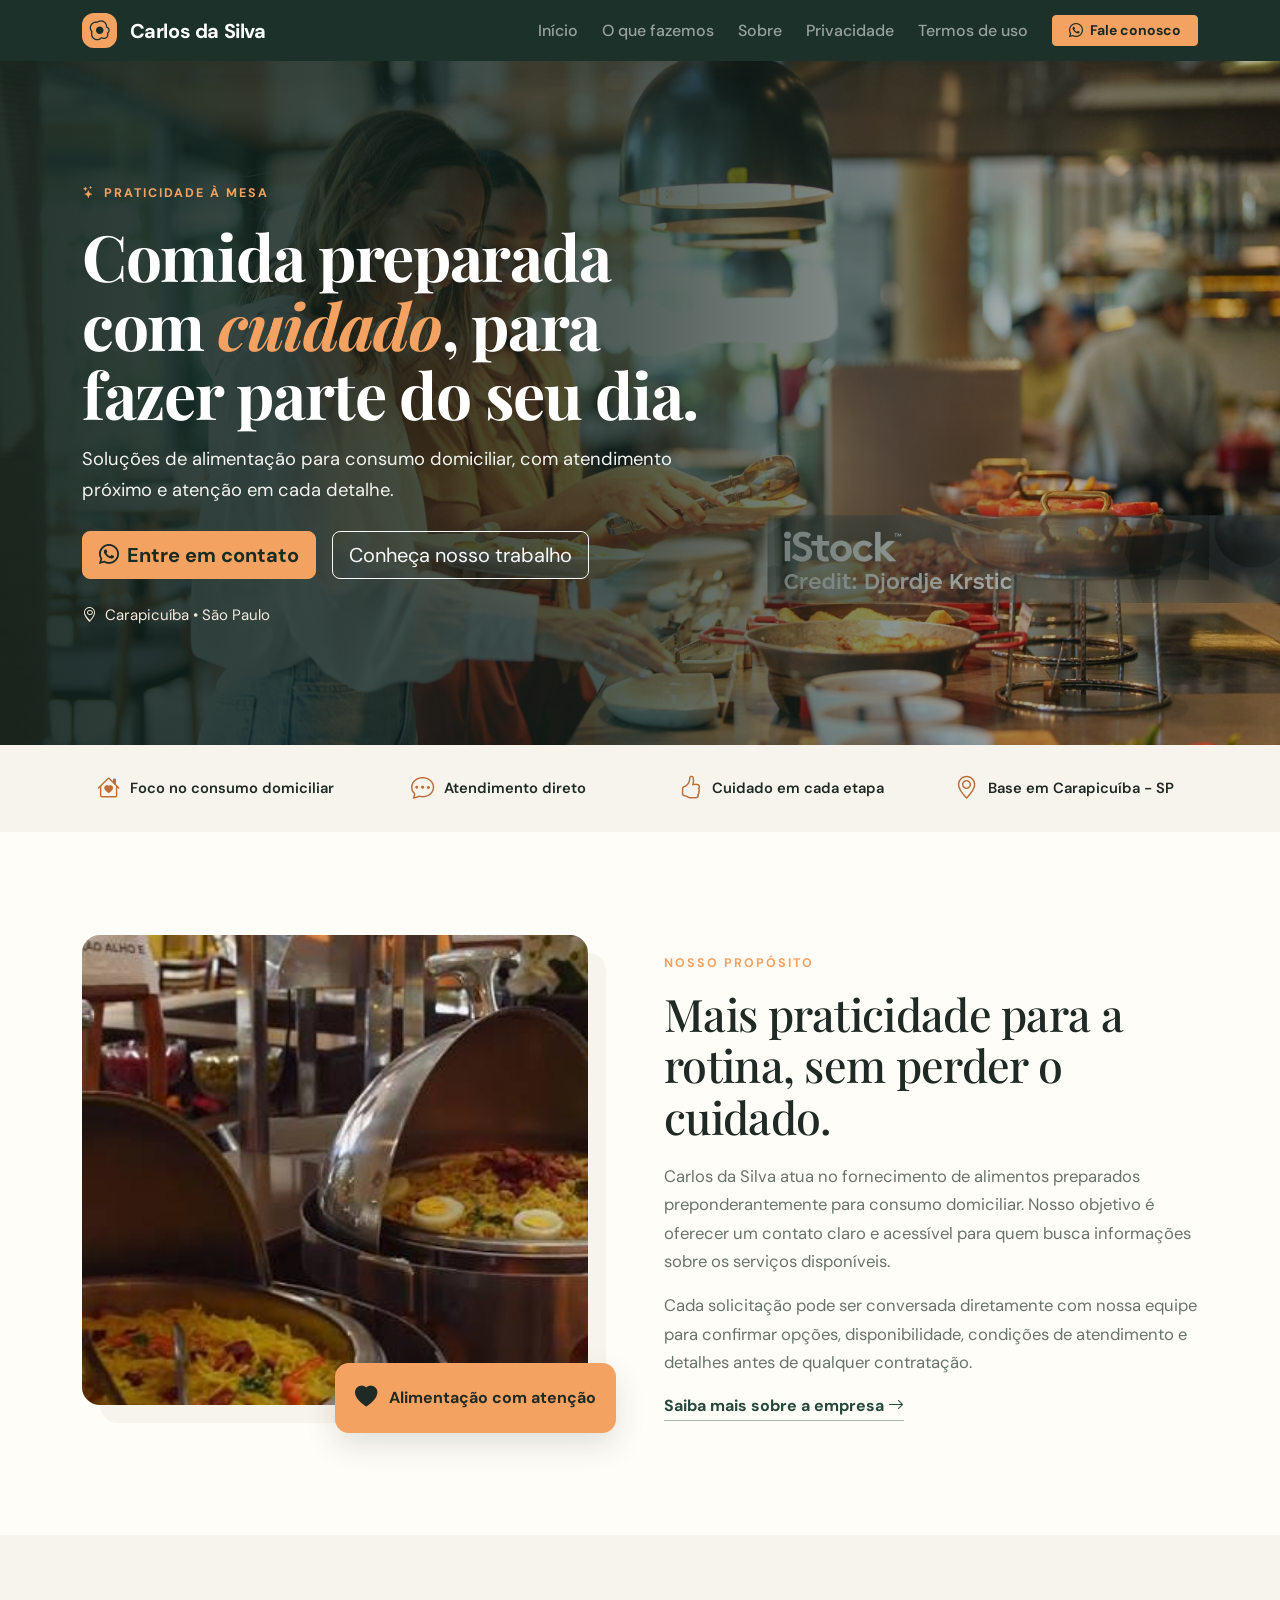
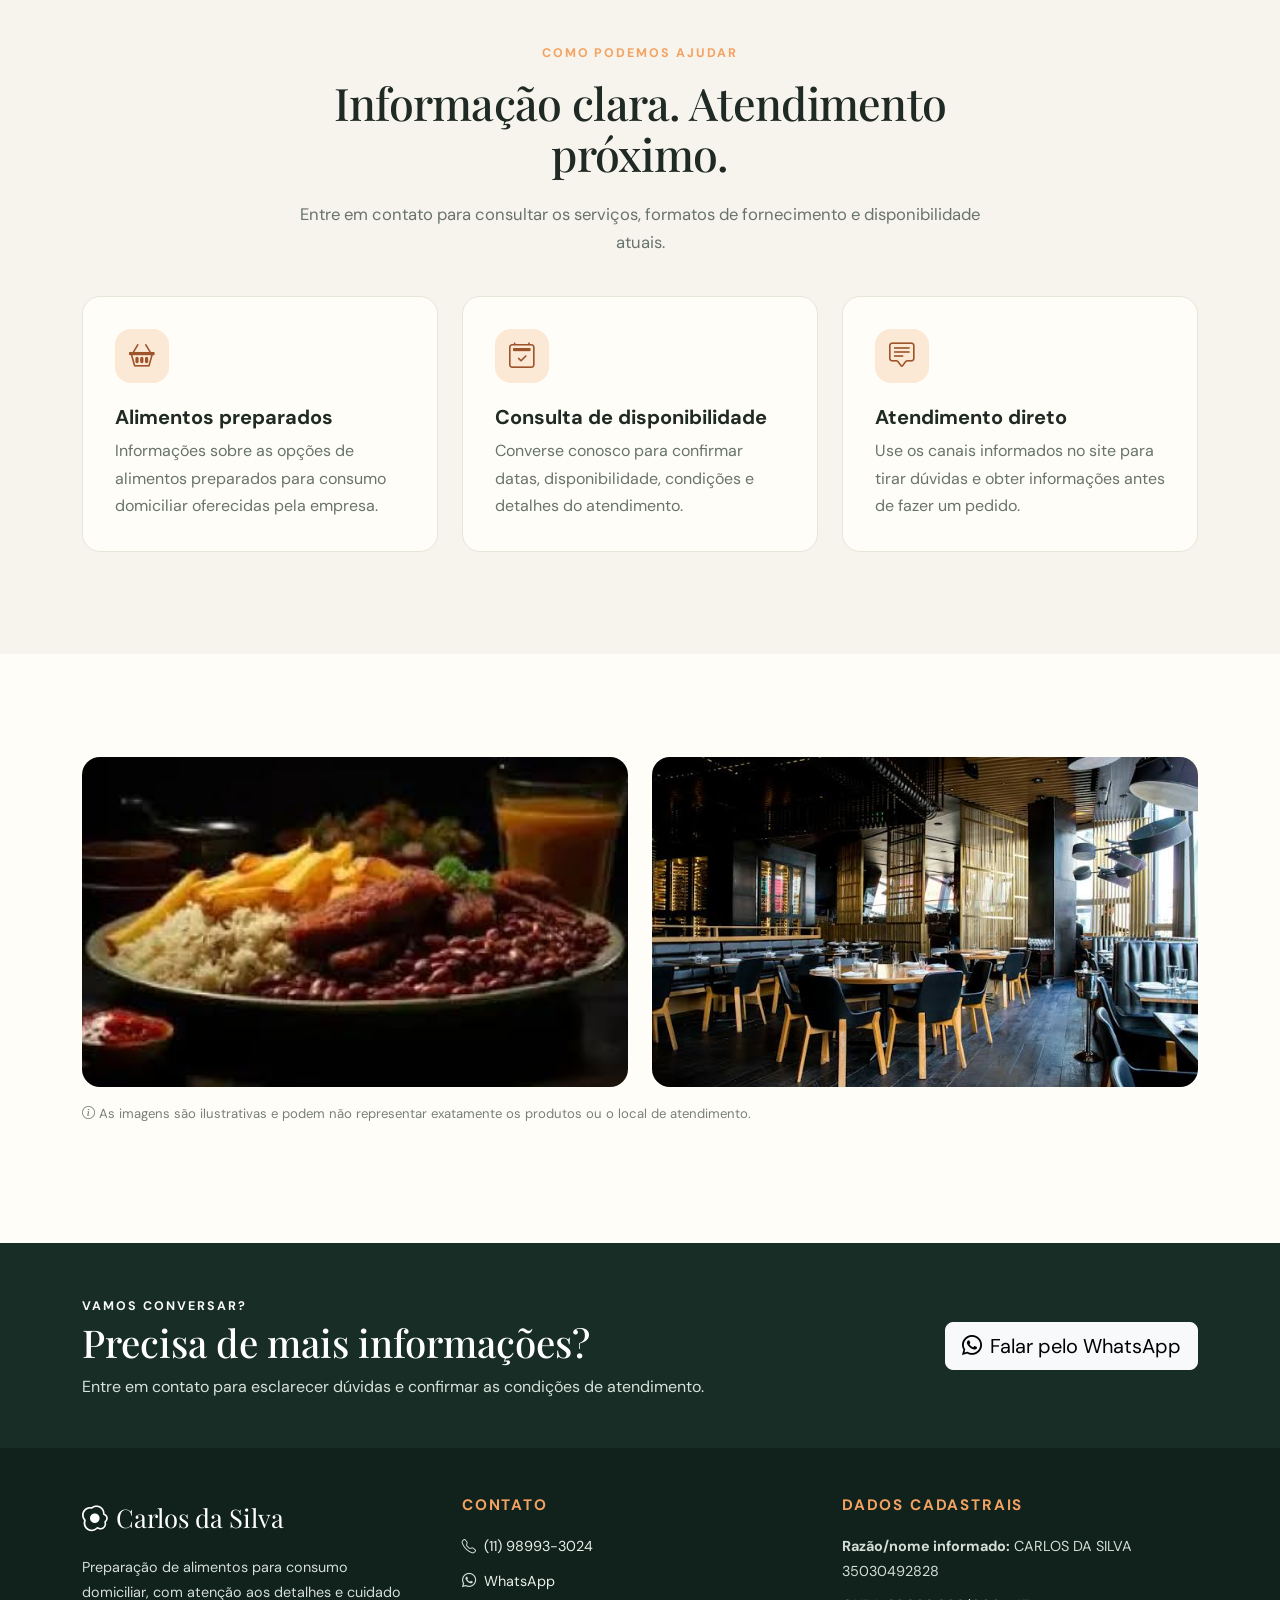
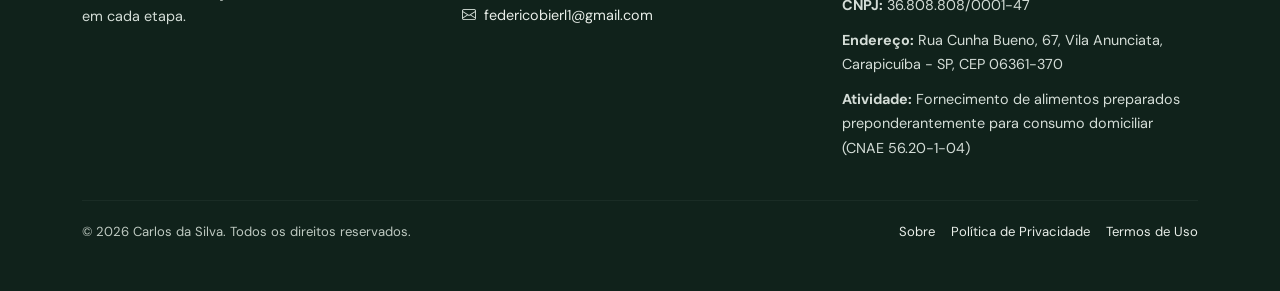
<file: index.html>
<!doctype html>
<html lang="pt-BR">
<head>
  <title>Carlos da Silva | Alimentação preparada para sua casa</title>
  <meta charset="UTF-8">
  <meta name="viewport" content="width=device-width, initial-scale=1">
  <meta name="theme-color" content="#172d26">
  <link href="https://cdn.jsdelivr.net/npm/bootstrap@5.3.3/dist/css/bootstrap.min.css" rel="stylesheet">
  <link rel="stylesheet" href="https://cdn.jsdelivr.net/npm/bootstrap-icons@1.11.3/font/bootstrap-icons.min.css">
  <link rel="stylesheet" href="css/style.css">
  <meta name="description" content="Conheça Carlos da Silva, serviço de fornecimento de alimentos preparados predominantemente para consumo domiciliar em Carapicuíba, São Paulo.">
</head>
<body>
<nav class="navbar navbar-expand-lg navbar-dark site-nav sticky-top">
  <div class="container">
    <a class="navbar-brand fw-bold" href="index.html"><span class="brand-mark"><i class="bi bi-egg-fried"></i></span> Carlos da Silva</a>
    <button class="navbar-toggler" type="button" data-bs-toggle="collapse" data-bs-target="#mainNav" aria-controls="mainNav" aria-expanded="false" aria-label="Abrir menu"><span class="navbar-toggler-icon"></span></button>
    <div class="collapse navbar-collapse" id="mainNav">
      <ul class="navbar-nav ms-auto align-items-lg-center gap-lg-2">
        <li class="nav-item"><a class="nav-link" href="index.html#inicio">Início</a></li>
        <li class="nav-item"><a class="nav-link" href="index.html#servicos">O que fazemos</a></li>
        <li class="nav-item"><a class="nav-link" href="sobre.html">Sobre</a></li>
        <li class="nav-item"><a class="nav-link" href="politica-de-privacidade.html">Privacidade</a></li>
        <li class="nav-item"><a class="nav-link" href="termos-de-uso.html">Termos de uso</a></li>
        <li class="nav-item ms-lg-2"><a class="btn btn-accent btn-sm px-3" href="https://wa.me/5511989933024" target="_blank" rel="noopener"><i class="bi bi-whatsapp me-1"></i> Fale conosco</a></li>
      </ul>
    </div>
  </div>
</nav>
<main>
  <section class="hero" id="inicio">
    <div class="hero-shade"></div>
    <div class="container position-relative">
      <div class="row align-items-center min-vh-75">
        <div class="col-lg-7 py-5">
          <span class="eyebrow"><i class="bi bi-stars me-2"></i>Praticidade à mesa</span>
          <h1>Comida preparada com <em>cuidado</em>, para fazer parte do seu dia.</h1>
          <p class="hero-lead">Soluções de alimentação para consumo domiciliar, com atendimento próximo e atenção em cada detalhe.</p>
          <div class="d-flex flex-wrap gap-3 mt-4">
            <a class="btn btn-accent btn-lg" href="https://wa.me/5511989933024" target="_blank" rel="noopener"><i class="bi bi-whatsapp me-2"></i>Entre em contato</a>
            <a class="btn btn-outline-light btn-lg" href="#sobre-servico">Conheça nosso trabalho</a>
          </div>
          <div class="hero-note mt-4"><i class="bi bi-geo-alt me-2"></i>Carapicuíba • São Paulo</div>
        </div>
      </div>
    </div>
  </section>

  <section class="trust-strip">
    <div class="container"><div class="row g-3 text-center">
      <div class="col-6 col-lg-3"><i class="bi bi-house-heart"></i><span>Foco no consumo domiciliar</span></div>
      <div class="col-6 col-lg-3"><i class="bi bi-chat-dots"></i><span>Atendimento direto</span></div>
      <div class="col-6 col-lg-3"><i class="bi bi-hand-thumbs-up"></i><span>Cuidado em cada etapa</span></div>
      <div class="col-6 col-lg-3"><i class="bi bi-geo-alt"></i><span>Base em Carapicuíba - SP</span></div>
    </div></div>
  </section>

  <section class="section-space" id="sobre-servico">
    <div class="container">
      <div class="row align-items-center g-5">
        <div class="col-lg-6">
          <div class="photo-stack">
            <img class="img-main" src="img/buffet-pratos.jpg" alt="Pratos preparados organizados em recipientes de buffet" loading="lazy">
            <div class="photo-badge"><i class="bi bi-heart-fill"></i><span>Alimentação com atenção</span></div>
          </div>
        </div>
        <div class="col-lg-6">
          <span class="section-kicker">Nosso propósito</span>
          <h2 class="section-title">Mais praticidade para a rotina, sem perder o cuidado.</h2>
          <p class="section-copy">Carlos da Silva atua no fornecimento de alimentos preparados preponderantemente para consumo domiciliar. Nosso objetivo é oferecer um contato claro e acessível para quem busca informações sobre os serviços disponíveis.</p>
          <p class="section-copy">Cada solicitação pode ser conversada diretamente com nossa equipe para confirmar opções, disponibilidade, condições de atendimento e detalhes antes de qualquer contratação.</p>
          <a class="text-link" href="sobre.html">Saiba mais sobre a empresa <i class="bi bi-arrow-right"></i></a>
        </div>
      </div>
    </div>
  </section>

  <section class="menu-section section-space" id="servicos">
    <div class="container">
      <div class="text-center section-intro mx-auto">
        <span class="section-kicker">Como podemos ajudar</span>
        <h2 class="section-title">Informação clara. Atendimento próximo.</h2>
        <p class="section-copy">Entre em contato para consultar os serviços, formatos de fornecimento e disponibilidade atuais.</p>
      </div>
      <div class="row g-4 mt-2">
        <div class="col-md-4"><article class="service-card"><div class="service-icon"><i class="bi bi-basket2"></i></div><h3>Alimentos preparados</h3><p>Informações sobre as opções de alimentos preparados para consumo domiciliar oferecidas pela empresa.</p></article></div>
        <div class="col-md-4"><article class="service-card"><div class="service-icon"><i class="bi bi-calendar2-check"></i></div><h3>Consulta de disponibilidade</h3><p>Converse conosco para confirmar datas, disponibilidade, condições e detalhes do atendimento.</p></article></div>
        <div class="col-md-4"><article class="service-card"><div class="service-icon"><i class="bi bi-chat-square-text"></i></div><h3>Atendimento direto</h3><p>Use os canais informados no site para tirar dúvidas e obter informações antes de fazer um pedido.</p></article></div>
      </div>
    </div>
  </section>

  <section class="section-space">
    <div class="container">
      <div class="row g-4 align-items-stretch">
        <div class="col-md-6"><img class="gallery-img" src="img/refeicao.jpg" alt="Refeição servida em prato" loading="lazy"></div>
        <div class="col-md-6"><img class="gallery-img" src="img/restaurante-ambiente.jpg" alt="Ambiente de restaurante com mesas organizadas" loading="lazy"></div>
      </div>
      <p class="image-note mt-3"><i class="bi bi-info-circle me-1"></i>As imagens são ilustrativas e podem não representar exatamente os produtos ou o local de atendimento.</p>
    </div>
  </section>

  <section class="contact-cta">
    <div class="container py-5">
      <div class="row align-items-center g-4">
        <div class="col-lg-8"><span class="section-kicker text-light">Vamos conversar?</span><h2>Precisa de mais informações?</h2><p class="mb-0">Entre em contato para esclarecer dúvidas e confirmar as condições de atendimento.</p></div>
        <div class="col-lg-4 text-lg-end"><a class="btn btn-light btn-lg" href="https://wa.me/5511989933024" target="_blank" rel="noopener"><i class="bi bi-whatsapp me-2"></i>Falar pelo WhatsApp</a></div>
      </div>
    </div>
  </section>
</main>
<footer class="site-footer">
  <div class="container py-5">
    <div class="row g-4">
      <div class="col-lg-4">
        <a class="footer-brand" href="index.html"><i class="bi bi-egg-fried me-2"></i>Carlos da Silva</a>
        <p class="footer-muted mt-3 mb-0">Preparação de alimentos para consumo domiciliar, com atenção aos detalhes e cuidado em cada etapa.</p>
      </div>
      <div class="col-md-6 col-lg-4">
        <h2 class="footer-heading">Contato</h2>
        <p><i class="bi bi-telephone me-2"></i><a href="tel:+5511989933024">(11) 98993-3024</a></p>
        <p><i class="bi bi-whatsapp me-2"></i><a href="https://wa.me/5511989933024" target="_blank" rel="noopener">WhatsApp</a></p>
        <p><i class="bi bi-envelope me-2"></i><a href="mailto:federicobierl1@gmail.com">federicobierl1@gmail.com</a></p>
      </div>
      <div class="col-md-6 col-lg-4">
        <h2 class="footer-heading">Dados cadastrais</h2>
        <p><strong>Razão/nome informado:</strong> CARLOS DA SILVA 35030492828</p>
        <p><strong>CNPJ:</strong> 36.808.808/0001-47</p>
        <p><strong>Endereço:</strong> Rua Cunha Bueno, 67, Vila Anunciata, Carapicuíba - SP, CEP 06361-370</p>
        <p><strong>Atividade:</strong> Fornecimento de alimentos preparados preponderantemente para consumo domiciliar (CNAE 56.20-1-04)</p>
      </div>
    </div>
    <hr class="footer-rule">
    <div class="d-flex flex-column flex-md-row justify-content-between gap-2 footer-bottom">
      <span>© <span id="year"></span> Carlos da Silva. Todos os direitos reservados.</span>
      <div class="d-flex gap-3 flex-wrap"><a href="sobre.html">Sobre</a><a href="politica-de-privacidade.html">Política de Privacidade</a><a href="termos-de-uso.html">Termos de Uso</a></div>
    </div>
  </div>
</footer>
<script src="https://cdn.jsdelivr.net/npm/bootstrap@5.3.3/dist/js/bootstrap.bundle.min.js"></script>
<script src="js/main.js"></script>
</body></html>
</file>
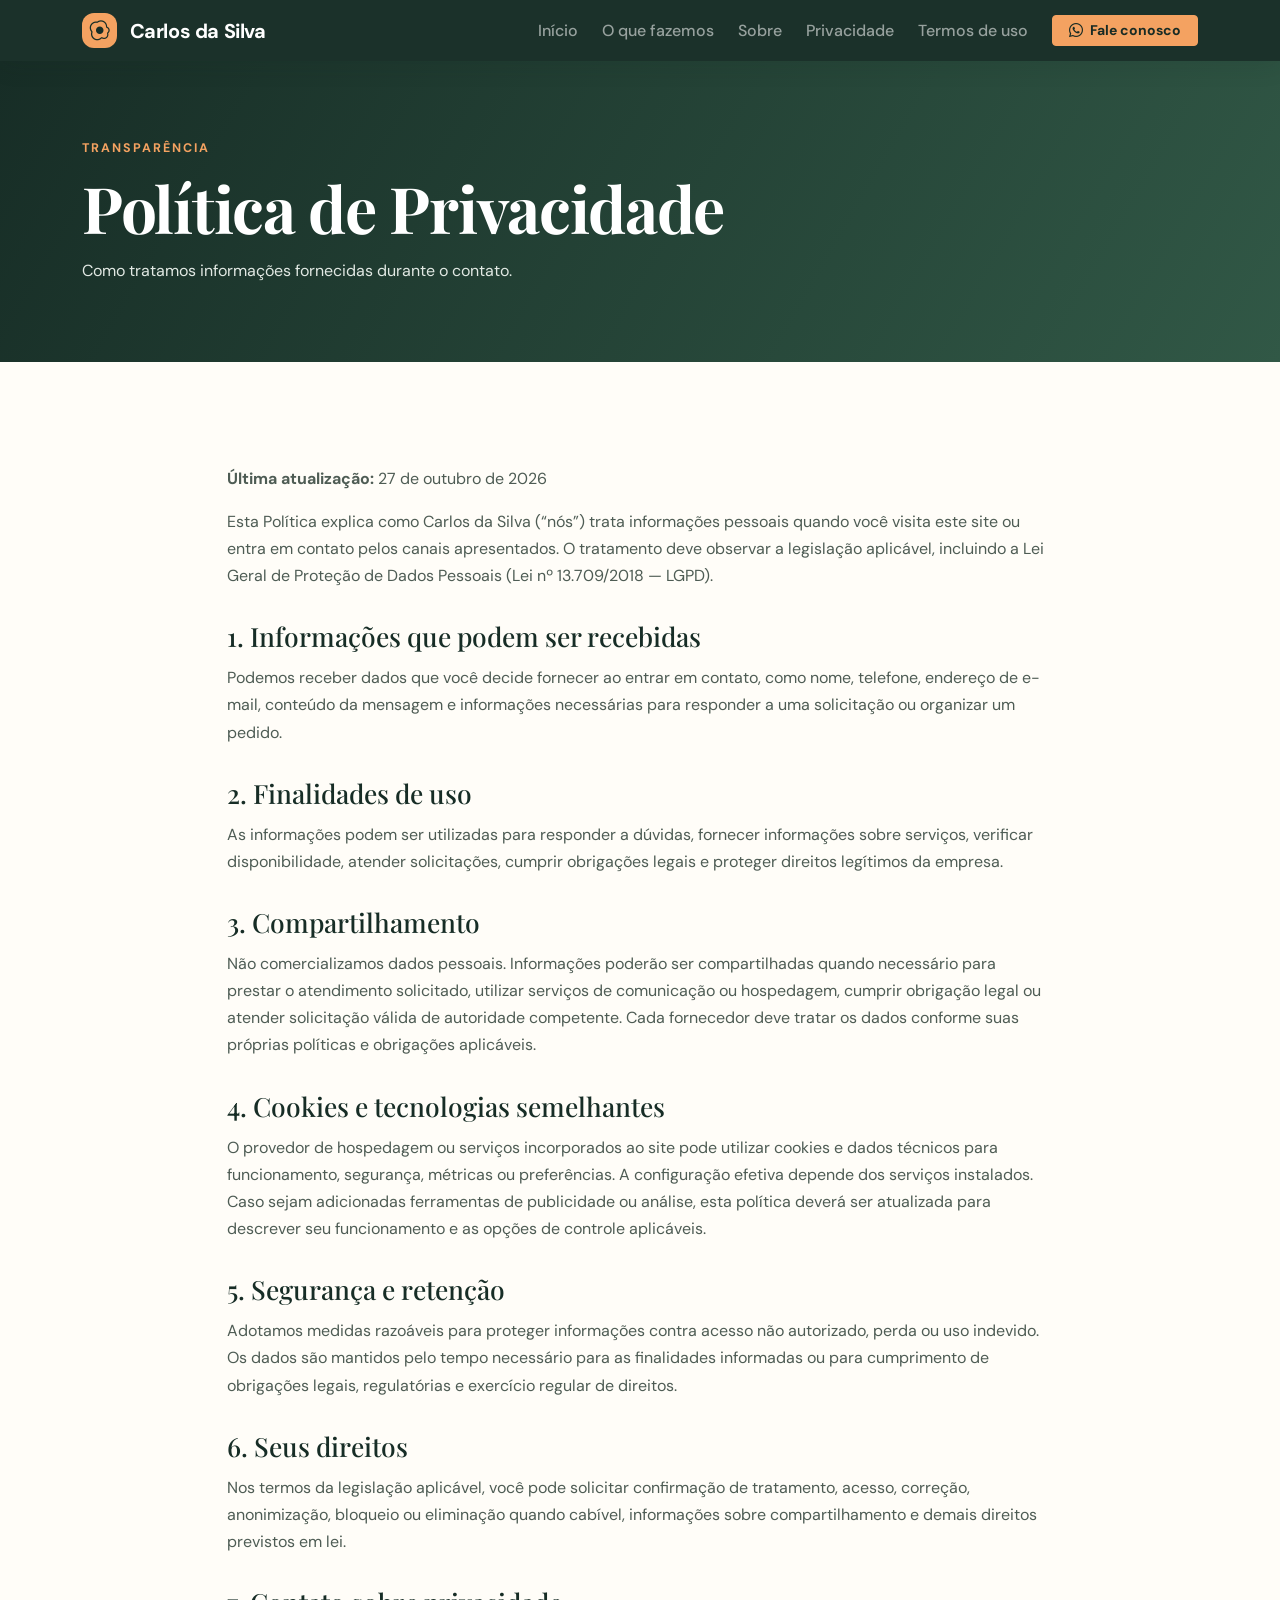
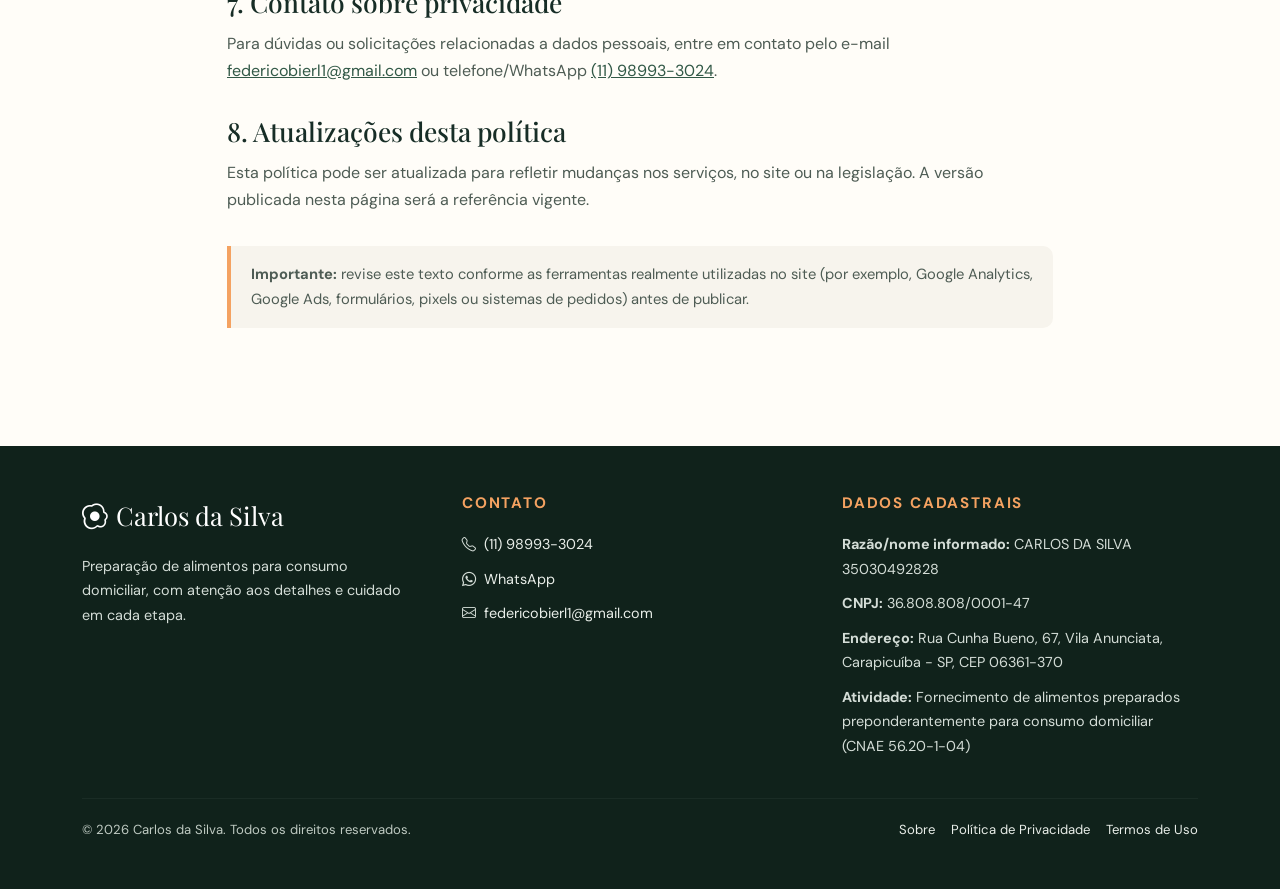
<file: politica-de-privacidade.html>
<!doctype html>
<html lang="pt-BR"><head><title>Política de Privacidade | Carlos da Silva</title><meta charset="UTF-8">
  <meta name="viewport" content="width=device-width, initial-scale=1">
  <meta name="theme-color" content="#172d26">
  <link href="https://cdn.jsdelivr.net/npm/bootstrap@5.3.3/dist/css/bootstrap.min.css" rel="stylesheet">
  <link rel="stylesheet" href="https://cdn.jsdelivr.net/npm/bootstrap-icons@1.11.3/font/bootstrap-icons.min.css">
  <link rel="stylesheet" href="css/style.css"><meta name="description" content="Política de Privacidade do site Carlos da Silva."></head>
<body><nav class="navbar navbar-expand-lg navbar-dark site-nav sticky-top">
  <div class="container">
    <a class="navbar-brand fw-bold" href="index.html"><span class="brand-mark"><i class="bi bi-egg-fried"></i></span> Carlos da Silva</a>
    <button class="navbar-toggler" type="button" data-bs-toggle="collapse" data-bs-target="#mainNav" aria-controls="mainNav" aria-expanded="false" aria-label="Abrir menu"><span class="navbar-toggler-icon"></span></button>
    <div class="collapse navbar-collapse" id="mainNav">
      <ul class="navbar-nav ms-auto align-items-lg-center gap-lg-2">
        <li class="nav-item"><a class="nav-link" href="index.html#inicio">Início</a></li>
        <li class="nav-item"><a class="nav-link" href="index.html#servicos">O que fazemos</a></li>
        <li class="nav-item"><a class="nav-link" href="sobre.html">Sobre</a></li>
        <li class="nav-item"><a class="nav-link" href="politica-de-privacidade.html">Privacidade</a></li>
        <li class="nav-item"><a class="nav-link" href="termos-de-uso.html">Termos de uso</a></li>
        <li class="nav-item ms-lg-2"><a class="btn btn-accent btn-sm px-3" href="https://wa.me/5511989933024" target="_blank" rel="noopener"><i class="bi bi-whatsapp me-1"></i> Fale conosco</a></li>
      </ul>
    </div>
  </div>
</nav>
<main>
  <section class="page-hero"><div class="container"><span class="eyebrow">Transparência</span><h1>Política de Privacidade</h1><p>Como tratamos informações fornecidas durante o contato.</p></div></section>
  <section class="section-space"><div class="container content-narrow">
    <p><strong>Última atualização:</strong> 27 de outubro de 2026</p>
    <p>Esta Política explica como Carlos da Silva (“nós”) trata informações pessoais quando você visita este site ou entra em contato pelos canais apresentados. O tratamento deve observar a legislação aplicável, incluindo a Lei Geral de Proteção de Dados Pessoais (Lei nº 13.709/2018 — LGPD).</p>
    <h2>1. Informações que podem ser recebidas</h2><p>Podemos receber dados que você decide fornecer ao entrar em contato, como nome, telefone, endereço de e-mail, conteúdo da mensagem e informações necessárias para responder a uma solicitação ou organizar um pedido.</p>
    <h2>2. Finalidades de uso</h2><p>As informações podem ser utilizadas para responder a dúvidas, fornecer informações sobre serviços, verificar disponibilidade, atender solicitações, cumprir obrigações legais e proteger direitos legítimos da empresa.</p>
    <h2>3. Compartilhamento</h2><p>Não comercializamos dados pessoais. Informações poderão ser compartilhadas quando necessário para prestar o atendimento solicitado, utilizar serviços de comunicação ou hospedagem, cumprir obrigação legal ou atender solicitação válida de autoridade competente. Cada fornecedor deve tratar os dados conforme suas próprias políticas e obrigações aplicáveis.</p>
    <h2>4. Cookies e tecnologias semelhantes</h2><p>O provedor de hospedagem ou serviços incorporados ao site pode utilizar cookies e dados técnicos para funcionamento, segurança, métricas ou preferências. A configuração efetiva depende dos serviços instalados. Caso sejam adicionadas ferramentas de publicidade ou análise, esta política deverá ser atualizada para descrever seu funcionamento e as opções de controle aplicáveis.</p>
    <h2>5. Segurança e retenção</h2><p>Adotamos medidas razoáveis para proteger informações contra acesso não autorizado, perda ou uso indevido. Os dados são mantidos pelo tempo necessário para as finalidades informadas ou para cumprimento de obrigações legais, regulatórias e exercício regular de direitos.</p>
    <h2>6. Seus direitos</h2><p>Nos termos da legislação aplicável, você pode solicitar confirmação de tratamento, acesso, correção, anonimização, bloqueio ou eliminação quando cabível, informações sobre compartilhamento e demais direitos previstos em lei.</p>
    <h2>7. Contato sobre privacidade</h2><p>Para dúvidas ou solicitações relacionadas a dados pessoais, entre em contato pelo e-mail <a href="mailto:federicobierl1@gmail.com">federicobierl1@gmail.com</a> ou telefone/WhatsApp <a href="https://wa.me/5511989933024">(11) 98993-3024</a>.</p>
    <h2>8. Atualizações desta política</h2><p>Esta política pode ser atualizada para refletir mudanças nos serviços, no site ou na legislação. A versão publicada nesta página será a referência vigente.</p>
    <p class="legal-note"><strong>Importante:</strong> revise este texto conforme as ferramentas realmente utilizadas no site (por exemplo, Google Analytics, Google Ads, formulários, pixels ou sistemas de pedidos) antes de publicar.</p>
  </div></section>
</main><footer class="site-footer">
  <div class="container py-5">
    <div class="row g-4">
      <div class="col-lg-4">
        <a class="footer-brand" href="index.html"><i class="bi bi-egg-fried me-2"></i>Carlos da Silva</a>
        <p class="footer-muted mt-3 mb-0">Preparação de alimentos para consumo domiciliar, com atenção aos detalhes e cuidado em cada etapa.</p>
      </div>
      <div class="col-md-6 col-lg-4">
        <h2 class="footer-heading">Contato</h2>
        <p><i class="bi bi-telephone me-2"></i><a href="tel:+5511989933024">(11) 98993-3024</a></p>
        <p><i class="bi bi-whatsapp me-2"></i><a href="https://wa.me/5511989933024" target="_blank" rel="noopener">WhatsApp</a></p>
        <p><i class="bi bi-envelope me-2"></i><a href="mailto:federicobierl1@gmail.com">federicobierl1@gmail.com</a></p>
      </div>
      <div class="col-md-6 col-lg-4">
        <h2 class="footer-heading">Dados cadastrais</h2>
        <p><strong>Razão/nome informado:</strong> CARLOS DA SILVA 35030492828</p>
        <p><strong>CNPJ:</strong> 36.808.808/0001-47</p>
        <p><strong>Endereço:</strong> Rua Cunha Bueno, 67, Vila Anunciata, Carapicuíba - SP, CEP 06361-370</p>
        <p><strong>Atividade:</strong> Fornecimento de alimentos preparados preponderantemente para consumo domiciliar (CNAE 56.20-1-04)</p>
      </div>
    </div>
    <hr class="footer-rule">
    <div class="d-flex flex-column flex-md-row justify-content-between gap-2 footer-bottom">
      <span>© <span id="year"></span> Carlos da Silva. Todos os direitos reservados.</span>
      <div class="d-flex gap-3 flex-wrap"><a href="sobre.html">Sobre</a><a href="politica-de-privacidade.html">Política de Privacidade</a><a href="termos-de-uso.html">Termos de Uso</a></div>
    </div>
  </div>
</footer>
<script src="https://cdn.jsdelivr.net/npm/bootstrap@5.3.3/dist/js/bootstrap.bundle.min.js"></script>
<script src="js/main.js"></script></body></html>
</file>
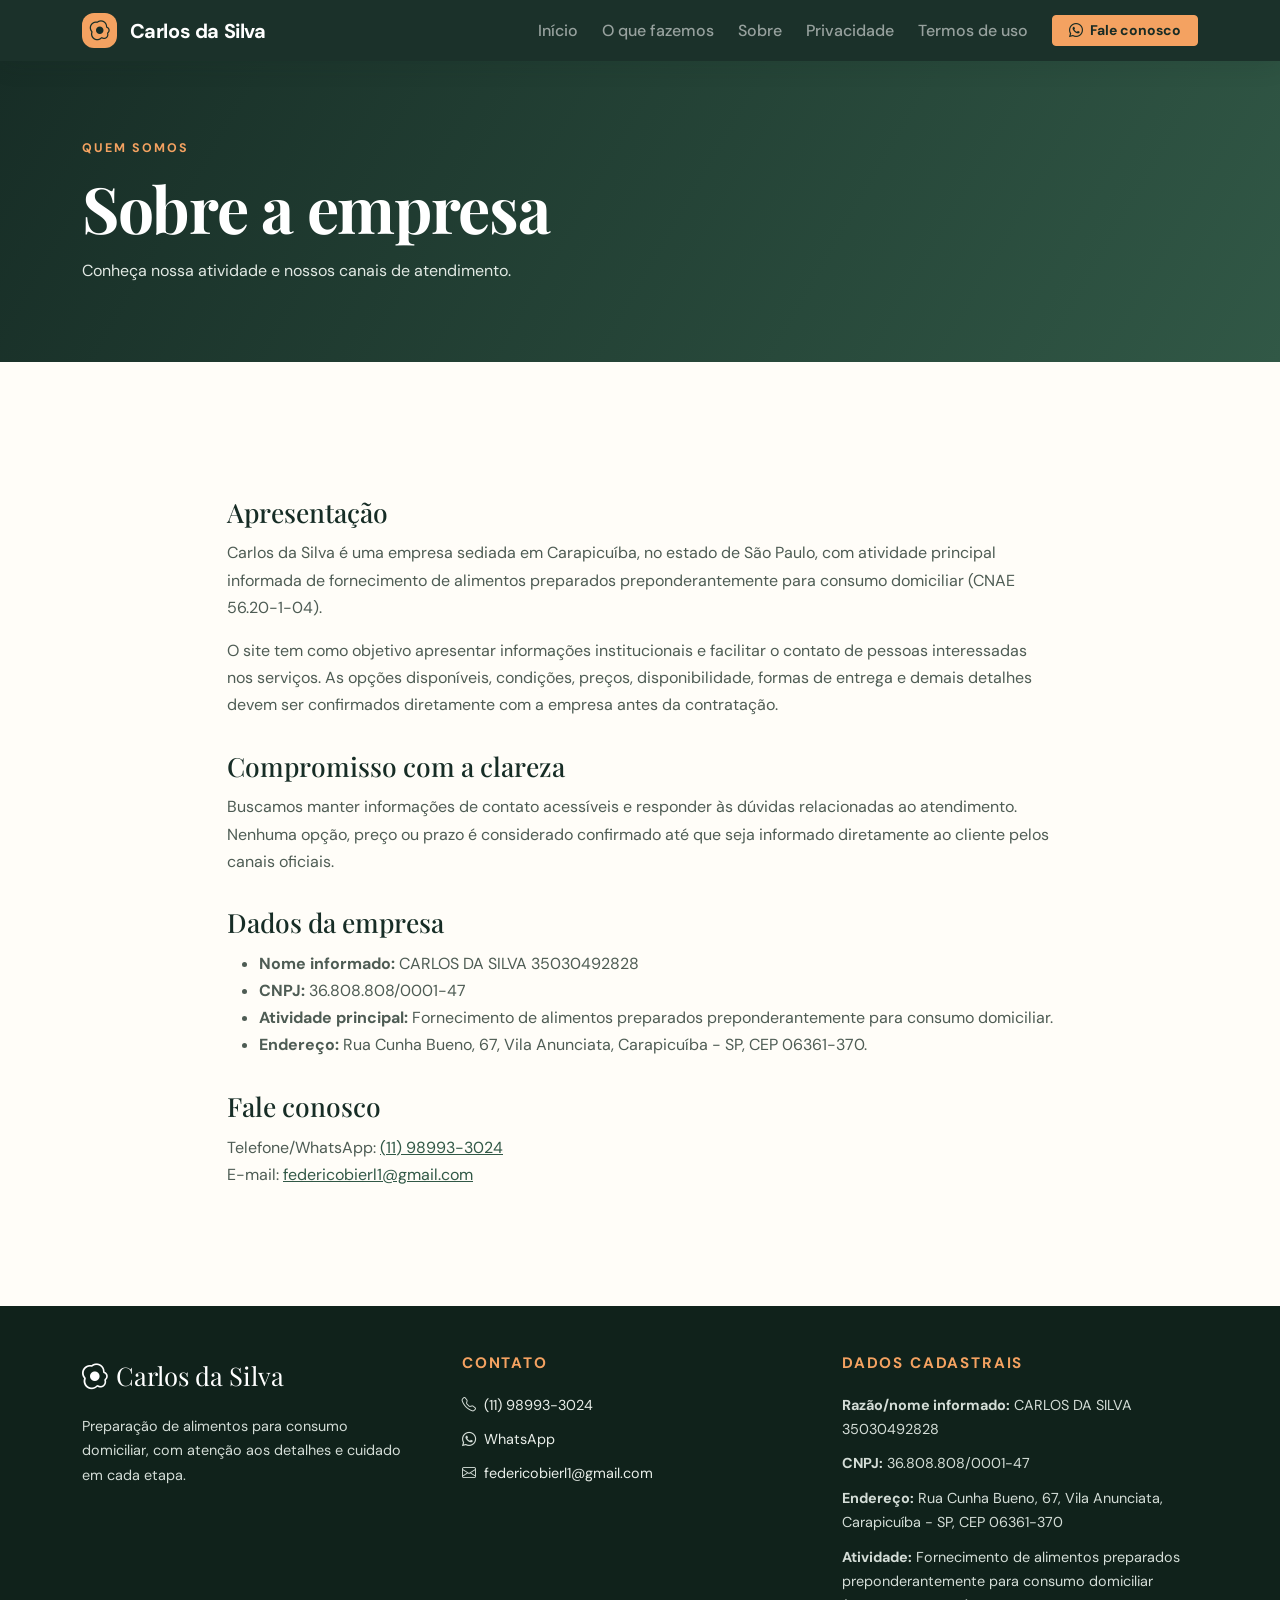
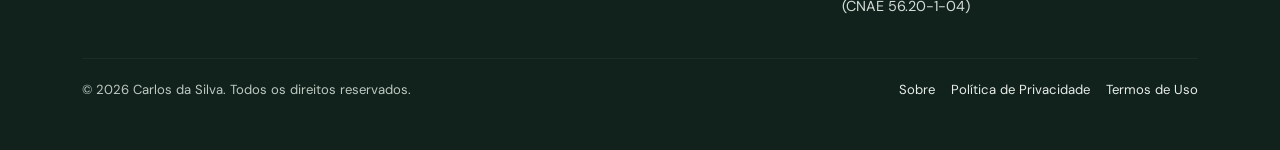
<file: sobre.html>
<!doctype html>
<html lang="pt-BR"><head><title>Sobre | Carlos da Silva</title><meta charset="UTF-8">
  <meta name="viewport" content="width=device-width, initial-scale=1">
  <meta name="theme-color" content="#172d26">
  <link href="https://cdn.jsdelivr.net/npm/bootstrap@5.3.3/dist/css/bootstrap.min.css" rel="stylesheet">
  <link rel="stylesheet" href="https://cdn.jsdelivr.net/npm/bootstrap-icons@1.11.3/font/bootstrap-icons.min.css">
  <link rel="stylesheet" href="css/style.css"><meta name="description" content="Informações institucionais sobre Carlos da Silva, fornecimento de alimentos preparados para consumo domiciliar."></head>
<body><nav class="navbar navbar-expand-lg navbar-dark site-nav sticky-top">
  <div class="container">
    <a class="navbar-brand fw-bold" href="index.html"><span class="brand-mark"><i class="bi bi-egg-fried"></i></span> Carlos da Silva</a>
    <button class="navbar-toggler" type="button" data-bs-toggle="collapse" data-bs-target="#mainNav" aria-controls="mainNav" aria-expanded="false" aria-label="Abrir menu"><span class="navbar-toggler-icon"></span></button>
    <div class="collapse navbar-collapse" id="mainNav">
      <ul class="navbar-nav ms-auto align-items-lg-center gap-lg-2">
        <li class="nav-item"><a class="nav-link" href="index.html#inicio">Início</a></li>
        <li class="nav-item"><a class="nav-link" href="index.html#servicos">O que fazemos</a></li>
        <li class="nav-item"><a class="nav-link" href="sobre.html">Sobre</a></li>
        <li class="nav-item"><a class="nav-link" href="politica-de-privacidade.html">Privacidade</a></li>
        <li class="nav-item"><a class="nav-link" href="termos-de-uso.html">Termos de uso</a></li>
        <li class="nav-item ms-lg-2"><a class="btn btn-accent btn-sm px-3" href="https://wa.me/5511989933024" target="_blank" rel="noopener"><i class="bi bi-whatsapp me-1"></i> Fale conosco</a></li>
      </ul>
    </div>
  </div>
</nav>
<main>
  <section class="page-hero"><div class="container"><span class="eyebrow">Quem somos</span><h1>Sobre a empresa</h1><p>Conheça nossa atividade e nossos canais de atendimento.</p></div></section>
  <section class="section-space"><div class="container content-narrow">
    <h2>Apresentação</h2>
    <p>Carlos da Silva é uma empresa sediada em Carapicuíba, no estado de São Paulo, com atividade principal informada de fornecimento de alimentos preparados preponderantemente para consumo domiciliar (CNAE 56.20-1-04).</p>
    <p>O site tem como objetivo apresentar informações institucionais e facilitar o contato de pessoas interessadas nos serviços. As opções disponíveis, condições, preços, disponibilidade, formas de entrega e demais detalhes devem ser confirmados diretamente com a empresa antes da contratação.</p>
    <h2>Compromisso com a clareza</h2>
    <p>Buscamos manter informações de contato acessíveis e responder às dúvidas relacionadas ao atendimento. Nenhuma opção, preço ou prazo é considerado confirmado até que seja informado diretamente ao cliente pelos canais oficiais.</p>
    <h2>Dados da empresa</h2>
    <ul><li><strong>Nome informado:</strong> CARLOS DA SILVA 35030492828</li><li><strong>CNPJ:</strong> 36.808.808/0001-47</li><li><strong>Atividade principal:</strong> Fornecimento de alimentos preparados preponderantemente para consumo domiciliar.</li><li><strong>Endereço:</strong> Rua Cunha Bueno, 67, Vila Anunciata, Carapicuíba - SP, CEP 06361-370.</li></ul>
    <h2>Fale conosco</h2><p>Telefone/WhatsApp: <a href="https://wa.me/5511989933024">(11) 98993-3024</a><br>E-mail: <a href="mailto:federicobierl1@gmail.com">federicobierl1@gmail.com</a></p>
  </div></section>
</main><footer class="site-footer">
  <div class="container py-5">
    <div class="row g-4">
      <div class="col-lg-4">
        <a class="footer-brand" href="index.html"><i class="bi bi-egg-fried me-2"></i>Carlos da Silva</a>
        <p class="footer-muted mt-3 mb-0">Preparação de alimentos para consumo domiciliar, com atenção aos detalhes e cuidado em cada etapa.</p>
      </div>
      <div class="col-md-6 col-lg-4">
        <h2 class="footer-heading">Contato</h2>
        <p><i class="bi bi-telephone me-2"></i><a href="tel:+5511989933024">(11) 98993-3024</a></p>
        <p><i class="bi bi-whatsapp me-2"></i><a href="https://wa.me/5511989933024" target="_blank" rel="noopener">WhatsApp</a></p>
        <p><i class="bi bi-envelope me-2"></i><a href="mailto:federicobierl1@gmail.com">federicobierl1@gmail.com</a></p>
      </div>
      <div class="col-md-6 col-lg-4">
        <h2 class="footer-heading">Dados cadastrais</h2>
        <p><strong>Razão/nome informado:</strong> CARLOS DA SILVA 35030492828</p>
        <p><strong>CNPJ:</strong> 36.808.808/0001-47</p>
        <p><strong>Endereço:</strong> Rua Cunha Bueno, 67, Vila Anunciata, Carapicuíba - SP, CEP 06361-370</p>
        <p><strong>Atividade:</strong> Fornecimento de alimentos preparados preponderantemente para consumo domiciliar (CNAE 56.20-1-04)</p>
      </div>
    </div>
    <hr class="footer-rule">
    <div class="d-flex flex-column flex-md-row justify-content-between gap-2 footer-bottom">
      <span>© <span id="year"></span> Carlos da Silva. Todos os direitos reservados.</span>
      <div class="d-flex gap-3 flex-wrap"><a href="sobre.html">Sobre</a><a href="politica-de-privacidade.html">Política de Privacidade</a><a href="termos-de-uso.html">Termos de Uso</a></div>
    </div>
  </div>
</footer>
<script src="https://cdn.jsdelivr.net/npm/bootstrap@5.3.3/dist/js/bootstrap.bundle.min.js"></script>
<script src="js/main.js"></script></body></html>
</file>
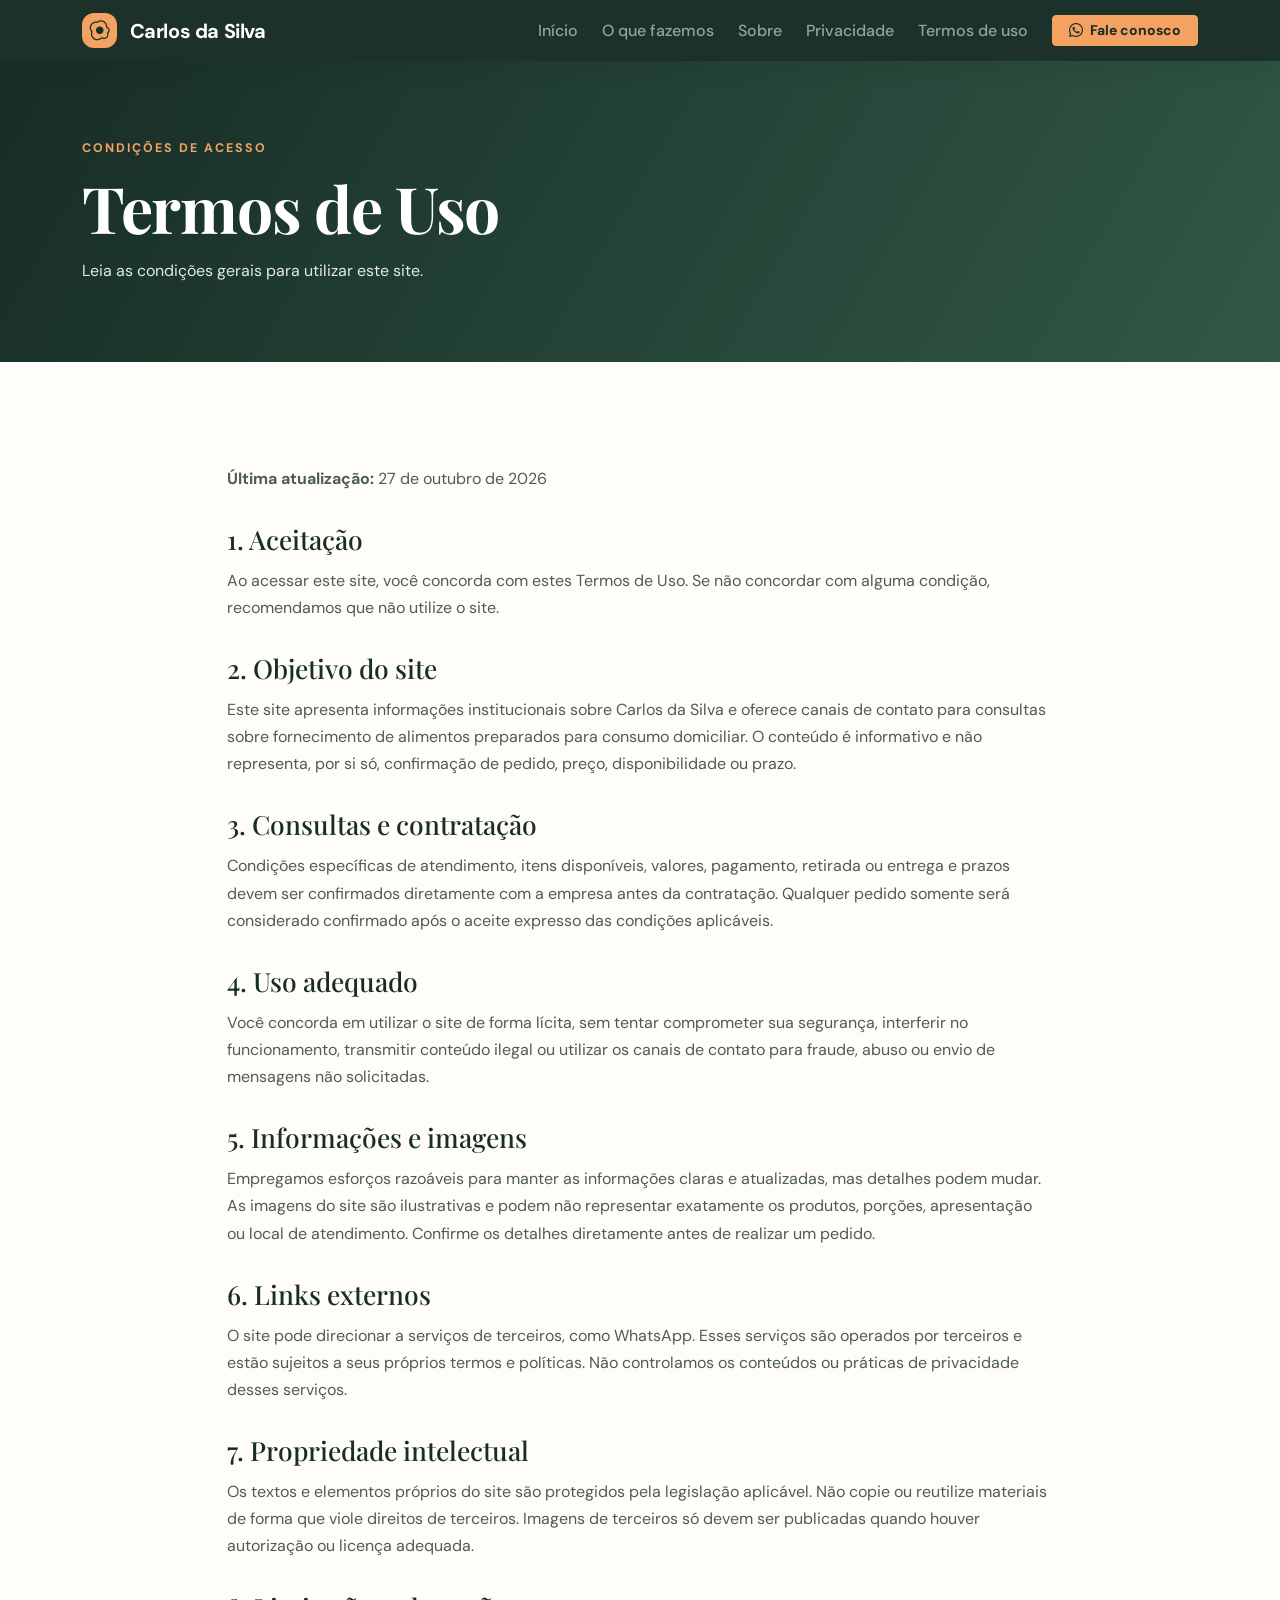
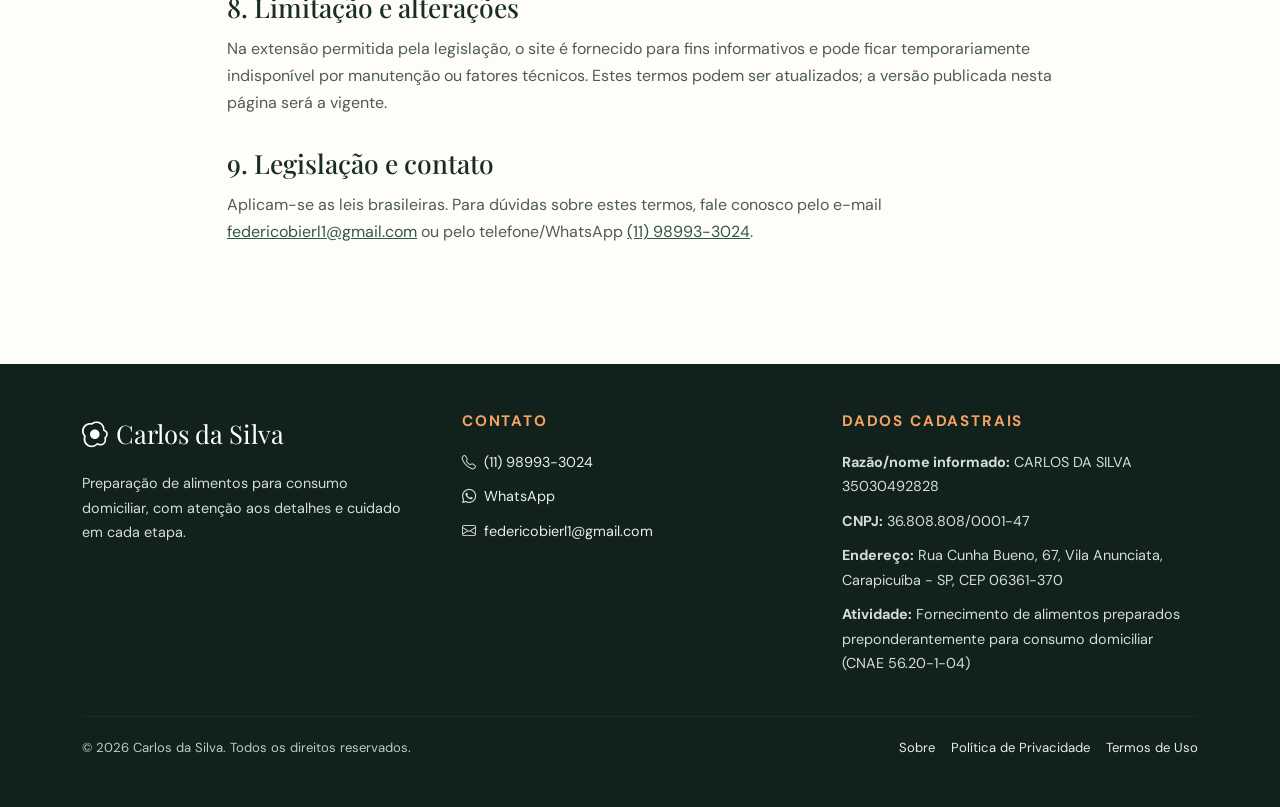
<file: termos-de-uso.html>
<!doctype html>
<html lang="pt-BR"><head><title>Termos de Uso | Carlos da Silva</title><meta charset="UTF-8">
  <meta name="viewport" content="width=device-width, initial-scale=1">
  <meta name="theme-color" content="#172d26">
  <link href="https://cdn.jsdelivr.net/npm/bootstrap@5.3.3/dist/css/bootstrap.min.css" rel="stylesheet">
  <link rel="stylesheet" href="https://cdn.jsdelivr.net/npm/bootstrap-icons@1.11.3/font/bootstrap-icons.min.css">
  <link rel="stylesheet" href="css/style.css"><meta name="description" content="Termos de Uso do site Carlos da Silva."></head>
<body><nav class="navbar navbar-expand-lg navbar-dark site-nav sticky-top">
  <div class="container">
    <a class="navbar-brand fw-bold" href="index.html"><span class="brand-mark"><i class="bi bi-egg-fried"></i></span> Carlos da Silva</a>
    <button class="navbar-toggler" type="button" data-bs-toggle="collapse" data-bs-target="#mainNav" aria-controls="mainNav" aria-expanded="false" aria-label="Abrir menu"><span class="navbar-toggler-icon"></span></button>
    <div class="collapse navbar-collapse" id="mainNav">
      <ul class="navbar-nav ms-auto align-items-lg-center gap-lg-2">
        <li class="nav-item"><a class="nav-link" href="index.html#inicio">Início</a></li>
        <li class="nav-item"><a class="nav-link" href="index.html#servicos">O que fazemos</a></li>
        <li class="nav-item"><a class="nav-link" href="sobre.html">Sobre</a></li>
        <li class="nav-item"><a class="nav-link" href="politica-de-privacidade.html">Privacidade</a></li>
        <li class="nav-item"><a class="nav-link" href="termos-de-uso.html">Termos de uso</a></li>
        <li class="nav-item ms-lg-2"><a class="btn btn-accent btn-sm px-3" href="https://wa.me/5511989933024" target="_blank" rel="noopener"><i class="bi bi-whatsapp me-1"></i> Fale conosco</a></li>
      </ul>
    </div>
  </div>
</nav>
<main>
  <section class="page-hero"><div class="container"><span class="eyebrow">Condições de acesso</span><h1>Termos de Uso</h1><p>Leia as condições gerais para utilizar este site.</p></div></section>
  <section class="section-space"><div class="container content-narrow">
    <p><strong>Última atualização:</strong> 27 de outubro de 2026</p>
    <h2>1. Aceitação</h2><p>Ao acessar este site, você concorda com estes Termos de Uso. Se não concordar com alguma condição, recomendamos que não utilize o site.</p>
    <h2>2. Objetivo do site</h2><p>Este site apresenta informações institucionais sobre Carlos da Silva e oferece canais de contato para consultas sobre fornecimento de alimentos preparados para consumo domiciliar. O conteúdo é informativo e não representa, por si só, confirmação de pedido, preço, disponibilidade ou prazo.</p>
    <h2>3. Consultas e contratação</h2><p>Condições específicas de atendimento, itens disponíveis, valores, pagamento, retirada ou entrega e prazos devem ser confirmados diretamente com a empresa antes da contratação. Qualquer pedido somente será considerado confirmado após o aceite expresso das condições aplicáveis.</p>
    <h2>4. Uso adequado</h2><p>Você concorda em utilizar o site de forma lícita, sem tentar comprometer sua segurança, interferir no funcionamento, transmitir conteúdo ilegal ou utilizar os canais de contato para fraude, abuso ou envio de mensagens não solicitadas.</p>
    <h2>5. Informações e imagens</h2><p>Empregamos esforços razoáveis para manter as informações claras e atualizadas, mas detalhes podem mudar. As imagens do site são ilustrativas e podem não representar exatamente os produtos, porções, apresentação ou local de atendimento. Confirme os detalhes diretamente antes de realizar um pedido.</p>
    <h2>6. Links externos</h2><p>O site pode direcionar a serviços de terceiros, como WhatsApp. Esses serviços são operados por terceiros e estão sujeitos a seus próprios termos e políticas. Não controlamos os conteúdos ou práticas de privacidade desses serviços.</p>
    <h2>7. Propriedade intelectual</h2><p>Os textos e elementos próprios do site são protegidos pela legislação aplicável. Não copie ou reutilize materiais de forma que viole direitos de terceiros. Imagens de terceiros só devem ser publicadas quando houver autorização ou licença adequada.</p>
    <h2>8. Limitação e alterações</h2><p>Na extensão permitida pela legislação, o site é fornecido para fins informativos e pode ficar temporariamente indisponível por manutenção ou fatores técnicos. Estes termos podem ser atualizados; a versão publicada nesta página será a vigente.</p>
    <h2>9. Legislação e contato</h2><p>Aplicam-se as leis brasileiras. Para dúvidas sobre estes termos, fale conosco pelo e-mail <a href="mailto:federicobierl1@gmail.com">federicobierl1@gmail.com</a> ou pelo telefone/WhatsApp <a href="https://wa.me/5511989933024">(11) 98993-3024</a>.</p>
  </div></section>
</main><footer class="site-footer">
  <div class="container py-5">
    <div class="row g-4">
      <div class="col-lg-4">
        <a class="footer-brand" href="index.html"><i class="bi bi-egg-fried me-2"></i>Carlos da Silva</a>
        <p class="footer-muted mt-3 mb-0">Preparação de alimentos para consumo domiciliar, com atenção aos detalhes e cuidado em cada etapa.</p>
      </div>
      <div class="col-md-6 col-lg-4">
        <h2 class="footer-heading">Contato</h2>
        <p><i class="bi bi-telephone me-2"></i><a href="tel:+5511989933024">(11) 98993-3024</a></p>
        <p><i class="bi bi-whatsapp me-2"></i><a href="https://wa.me/5511989933024" target="_blank" rel="noopener">WhatsApp</a></p>
        <p><i class="bi bi-envelope me-2"></i><a href="mailto:federicobierl1@gmail.com">federicobierl1@gmail.com</a></p>
      </div>
      <div class="col-md-6 col-lg-4">
        <h2 class="footer-heading">Dados cadastrais</h2>
        <p><strong>Razão/nome informado:</strong> CARLOS DA SILVA 35030492828</p>
        <p><strong>CNPJ:</strong> 36.808.808/0001-47</p>
        <p><strong>Endereço:</strong> Rua Cunha Bueno, 67, Vila Anunciata, Carapicuíba - SP, CEP 06361-370</p>
        <p><strong>Atividade:</strong> Fornecimento de alimentos preparados preponderantemente para consumo domiciliar (CNAE 56.20-1-04)</p>
      </div>
    </div>
    <hr class="footer-rule">
    <div class="d-flex flex-column flex-md-row justify-content-between gap-2 footer-bottom">
      <span>© <span id="year"></span> Carlos da Silva. Todos os direitos reservados.</span>
      <div class="d-flex gap-3 flex-wrap"><a href="sobre.html">Sobre</a><a href="politica-de-privacidade.html">Política de Privacidade</a><a href="termos-de-uso.html">Termos de Uso</a></div>
    </div>
  </div>
</footer>
<script src="https://cdn.jsdelivr.net/npm/bootstrap@5.3.3/dist/js/bootstrap.bundle.min.js"></script>
<script src="js/main.js"></script></body></html>
</file>
<file: css/style.css>
@import url('https://fonts.googleapis.com/css2?family=DM+Sans:wght@400;500;600;700&family=Playfair+Display:ital,wght@0,600;0,700;1,600;1,700&display=swap');
:root{--forest:#172d26;--forest2:#25483b;--cream:#f7f4ed;--paper:#fffdf8;--orange:#f4a261;--ink:#202a25;--muted:#68736c}
*{box-sizing:border-box}html{scroll-behavior:smooth}body{font-family:'DM Sans',sans-serif;color:var(--ink);background:var(--paper);line-height:1.7}.site-nav{background:rgba(23,45,38,.98);box-shadow:0 4px 24px #14251e22}.navbar-brand{letter-spacing:-.4px}.brand-mark{display:inline-grid;place-items:center;width:35px;height:35px;margin-right:8px;border-radius:12px;background:var(--orange);color:var(--forest)}.nav-link{font-weight:500}.btn-accent{background:var(--orange);border:1px solid var(--orange);color:#182b24;font-weight:700}.btn-accent:hover{background:#ffb77c;border-color:#ffb77c;color:#182b24}.hero{position:relative;isolation:isolate;background:var(--forest) url('../img/buffet-atendimento.jpg') center 42%/cover no-repeat;color:#fff}.hero-shade{position:absolute;inset:0;background:linear-gradient(90deg,rgba(14,31,25,.9) 0%,rgba(14,31,25,.72) 48%,rgba(14,31,25,.14) 100%);z-index:-1}.min-vh-75{min-height:76vh}.eyebrow,.section-kicker{display:inline-block;color:var(--orange);font-size:.78rem;font-weight:700;letter-spacing:.16em;text-transform:uppercase}.hero h1,.page-hero h1{font-family:'Playfair Display',serif;font-weight:700;letter-spacing:-1.3px}.hero h1{font-size:clamp(2.8rem,5vw,5rem);line-height:1.08;max-width:760px;margin:1rem 0}.hero h1 em{color:var(--orange)}.hero-lead{max-width:590px;color:#f2f3ef;font-size:1.15rem}.hero-note{color:#f4e9dc;font-size:.94rem}.trust-strip{background:var(--cream);padding:24px 0}.trust-strip .row>div{display:flex;align-items:center;justify-content:center;gap:10px;font-weight:600;font-size:.92rem}.trust-strip i{font-size:1.45rem;color:#bd6d37}.section-space{padding:clamp(4rem,8vw,7rem) 0}.section-title{font-family:'Playfair Display',serif;font-size:clamp(2rem,3.5vw,3.1rem);line-height:1.15;letter-spacing:-.7px;margin:12px 0 20px}.section-copy{color:var(--muted);font-size:1.04rem}.photo-stack{position:relative;padding:0 28px 28px 0}.img-main{width:100%;height:470px;object-fit:cover;border-radius:18px;box-shadow:18px 18px 0 var(--cream)}.photo-badge{position:absolute;bottom:0;right:0;display:flex;align-items:center;gap:12px;background:var(--orange);padding:16px 20px;border-radius:14px;font-weight:700;box-shadow:0 12px 30px #182b2422}.photo-badge i{font-size:1.4rem}.text-link{color:var(--forest2);font-weight:700;text-decoration:none;border-bottom:1px solid #a9b8ad;padding-bottom:4px}.text-link:hover{color:#bd6d37}.menu-section{background:var(--cream)}.section-intro{max-width:700px}.service-card{height:100%;background:var(--paper);padding:32px;border-radius:18px;border:1px solid #e8e4d9;transition:transform .2s,box-shadow .2s}.service-card:hover{transform:translateY(-5px);box-shadow:0 16px 35px #23382b12}.service-icon{width:54px;height:54px;display:grid;place-items:center;background:#fbe8d5;color:#9d542b;border-radius:16px;font-size:1.6rem;margin-bottom:22px}.service-card h3{font-size:1.25rem;font-weight:700}.service-card p{color:var(--muted);margin-bottom:0}.gallery-img{width:100%;height:330px;object-fit:cover;border-radius:18px}.image-note{font-size:.82rem;color:#788079}.contact-cta{background:var(--forest);color:#fff}.contact-cta h2{font-family:'Playfair Display',serif;font-size:clamp(2rem,3vw,3rem)}.contact-cta p{color:#d8e1db}.site-footer{background:#10221b;color:#fff}.footer-brand{font-family:'Playfair Display',serif;font-size:1.6rem;color:#fff;text-decoration:none}.footer-heading{font-size:.95rem;text-transform:uppercase;letter-spacing:.12em;color:var(--orange);font-weight:700;margin-bottom:20px}.site-footer p{font-size:.9rem;color:#d4ddd7;overflow-wrap:anywhere;margin-bottom:10px}.site-footer a:not(.footer-brand){color:#e9eee9;text-decoration:none}.site-footer a:hover{color:var(--orange)}.footer-muted{max-width:330px}.footer-rule{border-color:#ffffff2b;margin:30px 0 20px}.footer-bottom{font-size:.82rem;color:#bfcac2}.page-hero{background:linear-gradient(120deg,#172d26,#315846);padding:72px 0 78px;color:#fff}.page-hero h1{font-size:clamp(2.5rem,5vw,4rem);margin:10px 0}.page-hero p{color:#e2e9e4;margin:0}.content-narrow{max-width:850px}.content-narrow h2{font-family:'Playfair Display',serif;font-size:1.65rem;margin:2rem 0 .7rem;color:var(--forest)}.content-narrow p,.content-narrow li{color:#4e5c54}.content-narrow a{color:#315846}.legal-note{background:var(--cream);border-left:4px solid var(--orange);padding:16px 20px;border-radius:0 10px 10px 0;margin-top:2rem;font-size:.92rem}
@media(max-width:767.98px){.hero{background-position:58% center}.hero-shade{background:linear-gradient(90deg,rgba(14,31,25,.9),rgba(14,31,25,.55))}.min-vh-75{min-height:72vh}.hero h1{font-size:2.8rem}.trust-strip .row>div{justify-content:flex-start;padding-left:24px;font-size:.82rem}.img-main{height:360px}.gallery-img{height:250px}.service-card{padding:25px}.page-hero{padding:55px 0}.photo-stack{padding-right:15px}}
</file>
